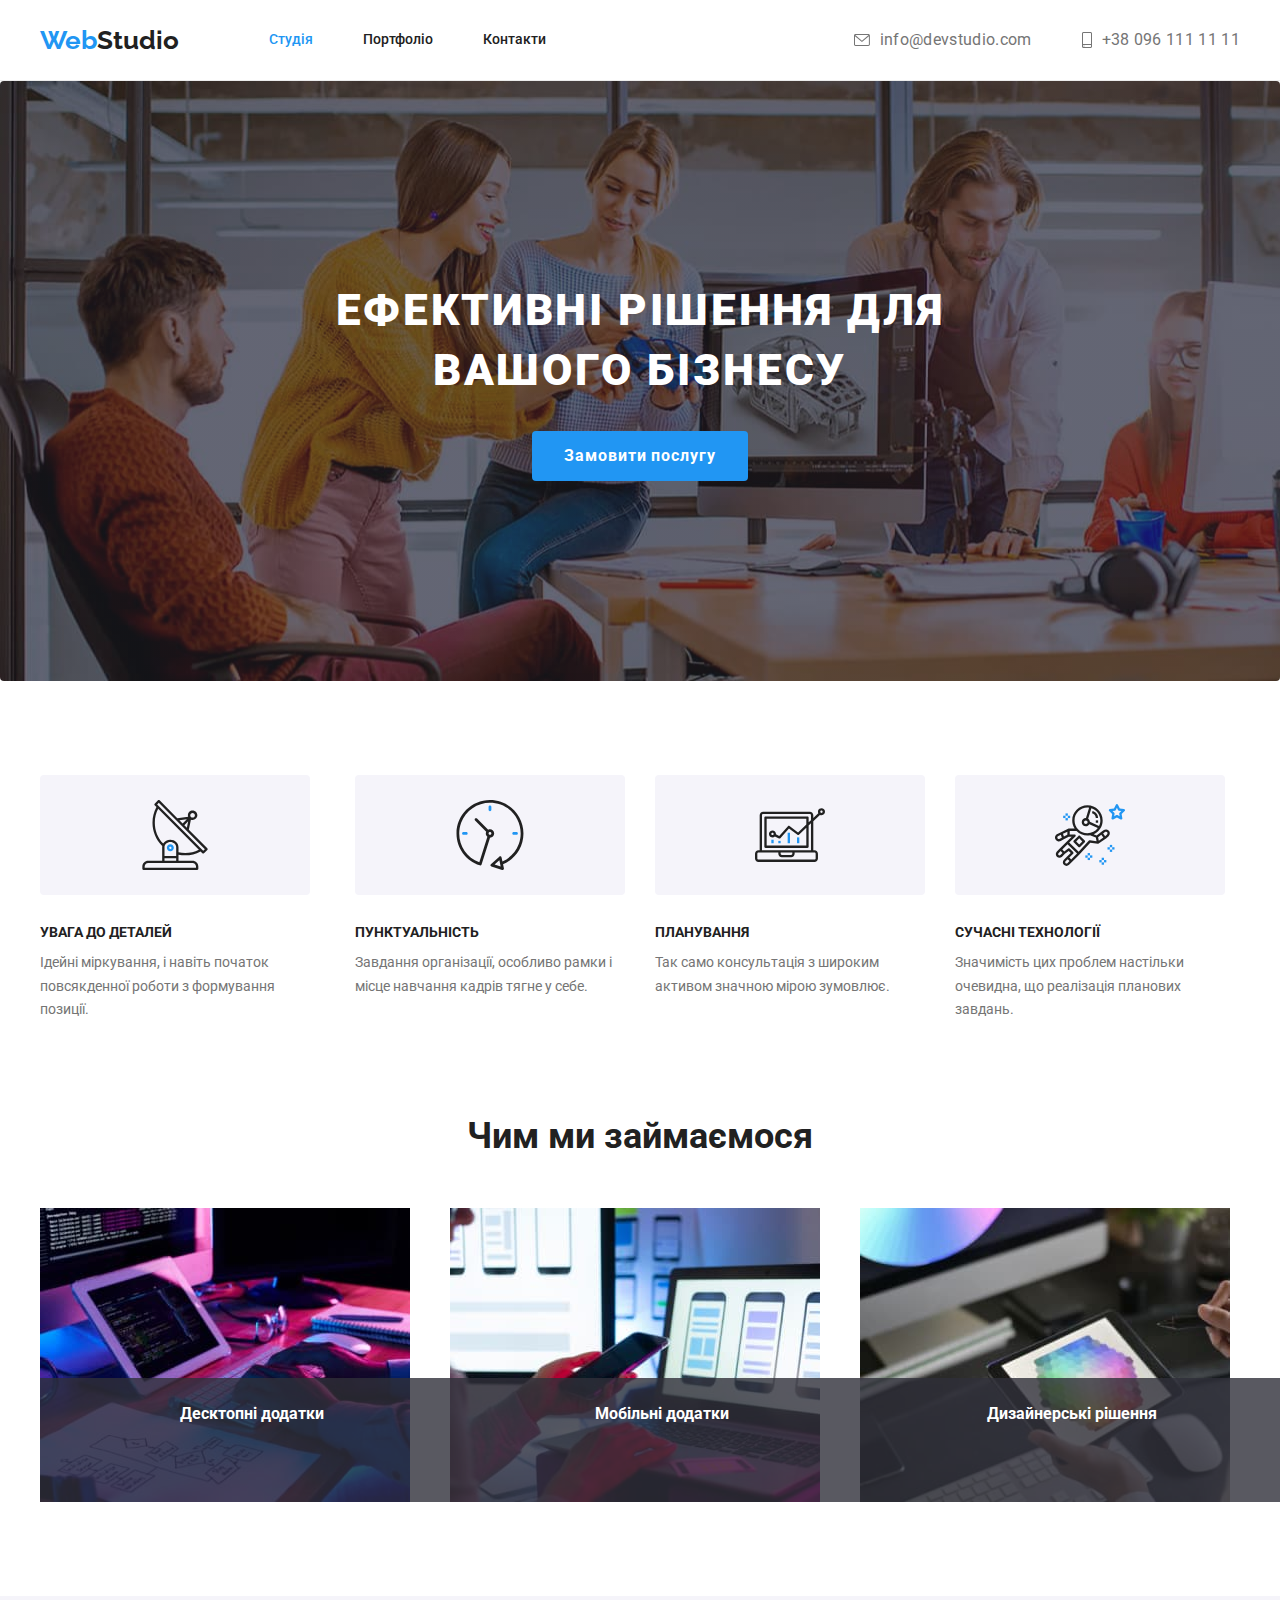
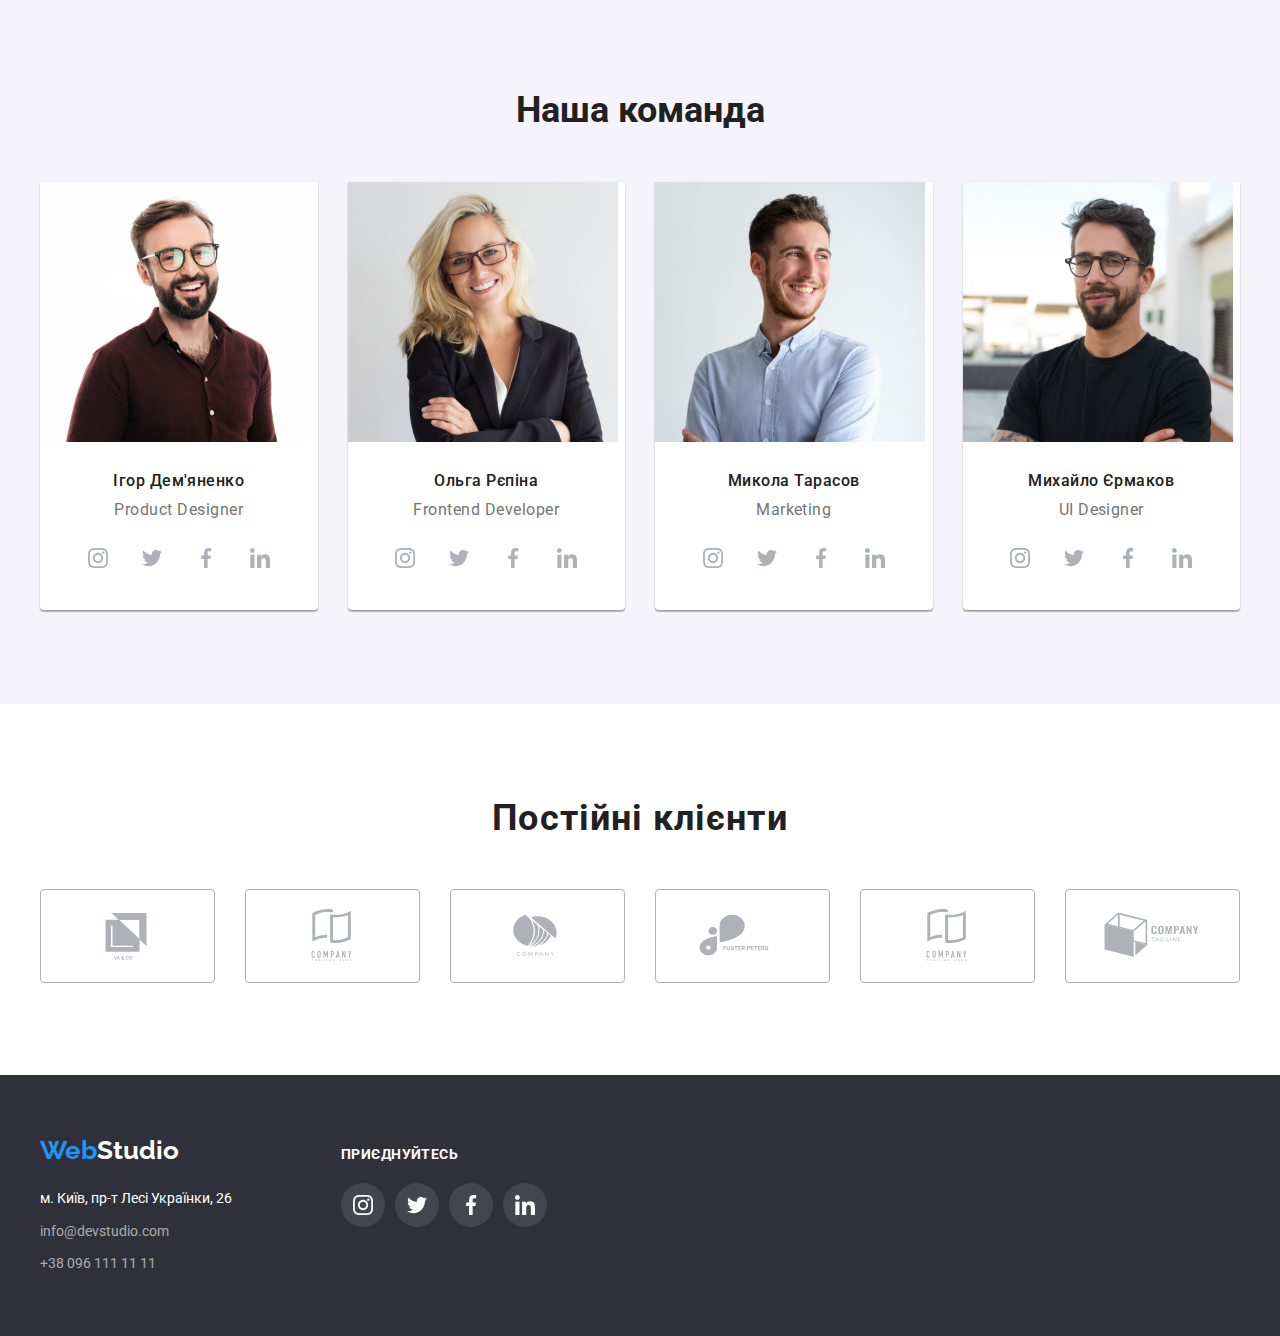
<file: index.html>
<!DOCTYPE html>
<html lang="uk">
<head>
    <meta charset="UTF-8">
    <meta http-equiv="X-UA-Compatible" content="IE=edge">
    <meta name="viewport" content="width=device-width, initial-scale=1.0">
    <title>Студія</title>
    <link rel="preconnect" href="https://fonts.googleapis.com">
    <link rel="preconnect" href="https://fonts.gstatic.com" crossorigin>
    <link href="https://fonts.googleapis.com/css2?family=Raleway:wght@700&family=Roboto:wght@400;500;700;900&display=swap" rel="stylesheet">
    <link rel="stylesheet" href="https://cdnjs.cloudflare.com/ajax/libs/modern-normalize/1.1.0/modern-normalize.min.css"
        integrity="sha512-wpPYUAdjBVSE4KJnH1VR1HeZfpl1ub8YT/NKx4PuQ5NmX2tKuGu6U/JRp5y+Y8XG2tV+wKQpNHVUX03MfMFn9Q=="
        crossorigin="anonymous" referrerpolicy="no-referrer" />
    <link rel="stylesheet" href="./css/styles.css">
    <link rel="stylesheet" href="./css/reset.css">
</head>
<body>
    <!-- header -->
    <header class="header">
        <div class="countainer">
        <div class="main-nav">
            <nav class="main-nav">
                <a class="main-logo" href="./index.html">
                    <span lang="en" class="web">Web</span><span lang="en" class="studio">Studio</span>
                </a>
                <ul class="site-nav list">
                    <li class="item"><a href="./index.html" class="link current" style="padding: 24px 0 25px 0;">Студія</a></li>
                    <li class="item"><a href="./portfolio.html" class="link" style="padding: 24px 0 25px 0;">Портфоліо</a></li>
                    <li class="item"><a href="" class="link" style="padding: 24px 0 25px 0;">Контакти</a></li>
                </ul>
            </nav>
            <ul class="contact auth-nav">
                <li class="item">
                    <a href="mailto:info@devstudio.com" class="auth-link link">
                        <svg class="auth-icon" width="16" height="12px">
                            <use href="./images/icon.svg#icon-envelope"></use>
                        </svg> info@devstudio.com</a>
                </li>
                <li class="item">
                    <a href="tel:+380961111111" class="auth-link link">
                        <svg class="auth-icon" width="10px" height="16px">
                            <use href="./images/icon.svg#icon-smartphone"></use>
                        </svg> +38 096 111 11 11
                    </a>
                </li>
            </ul>
        </div>
        </div>
            
            
    </header>
    <!-- main -->
    <main>
        <section class="hero">
            <div class="countainer">
                <h1 class="hero-title">Ефективні рішення для вашого бізнесу</h1>
                <button class="hero-button" type="button">Замовити послугу</button>
            </div>
        </section>
        <section class="section">
            <div class="countainer">
                <h2 hidden> особливості </h2>
                <ul class="particular-list">
                    <li class="particular-item">
                        <div class="particular-content">
                            <svg class="particular-icon" width="70px" height="70px">
                                <use href="./images/icon.svg#icon-antenna-1"></use>
                            </svg>
                        </div>
                            <h3 class="particular-title">УВАГА ДО ДЕТАЛЕЙ</h3>
                            <p class="particular-txt">
                                Ідейні міркування, і навіть початок повсякденної роботи з формування позиції.
                            </p>
                    </li>
                    <li class="particular-item">
                        <div class="particular-content">
                            <svg class="particular-icon" width="70px" height="70px">
                                <use href="./images/icon.svg#icon-clock-1"></use>
                            </svg>
                        </div>
                            <h3 class="particular-title">ПУНКТУАЛЬНІСТЬ</h3>
                            <p class="particular-txt">
                                Завдання організації, особливо рамки і місце навчання кадрів тягне у себе.
                            </p>
                    </li>
                    <li class="particular-item">
                        <div class="particular-content">
                            <svg class="particular-icon" width="70px" height="70px">
                                <use href="./images/icon.svg#icon-diagram-1"></use>
                            </svg>
                        </div>
                            <h3 class="particular-title">ПЛАНУВАННЯ</h3>
                            <p class="particular-txt">
                                Так само консультація з широким активом значною мірою зумовлює.
                            </p>
                    </li>
                    <li class="particular-item">
                        <div class="particular-content">
                            <svg class="particular-icon" width="70px" height="70px">
                                <use href="./images/icon.svg#icon-astronaut-1"></use>
                            </svg>
                        </div>
                            <h3 class="particular-title">СУЧАСНІ ТЕХНОЛОГІЇ</h3>
                            <p class="particular-txt">
                                Значимість цих проблем настільки очевидна, що реалізація планових завдань.
                            </p>
                    </li>
            </div>
        </section>
        <section class="work">
            <div class="countainer">
                <h2 class="work-title">Чим ми займаємося</h2>
                <ul class="work-pic">
                    <li class="work-item">
                        <div class="work-bottom-wrap">
                            <img src="./images/first.jpg" alt="Десктопні додатки" width="370" />
                            <p class="work-bottom-text">Десктопні додатки</p>
                        </div>
                    </li>
                    <li class="work-item">
                        <div class="work-bottom-wrap">
                            <img src="./images/second.jpg" alt="мобільні додатки" width="370" />
                            <p class="work-bottom-text">Мобільні додатки</p>
                        </div>
                    </li>
                    <li class="work-item">
                        <div class="work-bottom-wrap">
                            <img src="./images/third.jpg" alt="дизайнерські рішення" width="370" />
                            <p class="work-bottom-text">Дизайнерські рішення</p>
                        </div>
                    </li>
                </ul>
            </div>
        </section>

        <section class="team section">
            <div class="countainer">
                <h2 class="team-title">Наша команда</h2>
                <ul class="team-pic">
                    <li class="team-item">
                        <img src="./images/Ihor.jpg" alt="Ihor" width="270" />
                        <div class="team-names">
                        <h3 class="name">Ігор Дем'яненко</h3>
                        <p class="job">Product Designer</p>
                        <ul class="name-soc-list list">
                            <li class="name-soc-item">
                                <a href="" class="name-soc-link link">
                                    <svg class="name-soc-icon" width="20px" height="20px">
                                        <use href="./images/icon.svg#icon-instagram"></use>
                                    </svg>
                                </a>
                            </li>
                            <li class="name-soc-item">
                                <a href="" class="name-soc-link link">
                                    <svg class="name-soc-icon" width="20px" height="20px">
                                        <use href="./images/icon.svg#icon-twitter"></use>
                                    </svg>
                                </a>
                            </li>
                            <li class="name-soc-item">
                                <a href="" class="name-soc-link link">
                                    <svg class="name-soc-icon" width="20px" height="20px">
                                        <use href="./images/icon.svg#icon-facebook"></use>
                                    </svg>
                                </a>
                            </li>
                            <li class="name-soc-item">
                                <a href="" class="name-soc-link link">
                                    <svg class="name-soc-icon" width="20px" height="20px">
                                        <use href="./images/icon.svg#icon-linkedin"></use>
                                    </svg>
                                </a>
                            </li>
                        </ul>
                        </div>
                    </li>
                    <li class="team-item">
                        <img src="./images/Olha.jpg" alt="Olha" width="270" />
                        <div class="team-names">
                        <h3 class="name">Ольга Рєпіна</h3>
                        <p class="job">Frontend Developer</p>
                        <ul class="name-soc-list list">
                            <li class="name-soc-item">
                                <a href="" class="name-soc-link link">
                                    <svg class="name-soc-icon" width="20px" height="20px">
                                        <use href="./images/icon.svg#icon-instagram"></use>
                                    </svg>
                                </a>
                            </li>
                            <li class="name-soc-item">
                                <a href="" class="name-soc-link link">
                                    <svg class="name-soc-icon" width="20px" height="20px">
                                        <use href="./images/icon.svg#icon-twitter"></use>
                                    </svg>
                                </a>
                            </li>
                            <li class="name-soc-item">
                                <a href="" class="name-soc-link link">
                                    <svg class="name-soc-icon" width="20px" height="20px">
                                        <use href="./images/icon.svg#icon-facebook"></use>
                                    </svg>
                                </a>
                            </li>
                            <li class="name-soc-item">
                                <a href="" class="name-soc-link link">
                                    <svg class="name-soc-icon" width="20px" height="20px">
                                        <use href="./images/icon.svg#icon-linkedin"></use>
                                    </svg>
                                </a>
                            </li>
                        </ul>
                        </div>
                    </li>
                    <li class="team-item">
                        <img src="./images/Nick.jpg" alt="Nick" width="270" />
                        <div class="team-names">
                        <h3 class="name">Микола Тарасов</h3>
                        <p class="job">Marketing</p>
                        <ul class="name-soc-list list">
                            <li class="name-soc-item">
                                <a href="" class="name-soc-link link">
                                    <svg class="name-soc-icon" width="20px" height="20px">
                                        <use href="./images/icon.svg#icon-instagram"></use>
                                    </svg>
                                </a>
                            </li>
                            <li class="name-soc-item">
                                <a href="" class="name-soc-link link">
                                    <svg class="name-soc-icon" width="20px" height="20px">
                                        <use href="./images/icon.svg#icon-twitter"></use>
                                    </svg>
                                </a>
                            </li>
                            <li class="name-soc-item">
                                <a href="" class="name-soc-link link">
                                    <svg class="name-soc-icon" width="20px" height="20px">
                                        <use href="./images/icon.svg#icon-facebook"></use>
                                    </svg>
                                </a>
                            </li>
                            <li class="name-soc-item">
                                <a href="" class="name-soc-link link">
                                    <svg class="name-soc-icon" width="20px" height="20px">
                                        <use href="./images/icon.svg#icon-linkedin"></use>
                                    </svg>
                                </a>
                            </li>
                        </ul>
                        </div>
                    </li>
                    <li class="team-item">
                        <img src="./images/Michael.jpg" alt="Michael" width="270" />
                        <div class="team-names">
                        <h3 class="name">Михайло Єрмаков</h3>
                        <p class="job">UI Designer</p>
                        <ul class="name-soc-list list">
                            <li class="name-soc-item">
                                <a href="" class="name-soc-link link">
                                    <svg class="name-soc-icon" width="20px" height="20px">
                                        <use href="./images/icon.svg#icon-instagram"></use>
                                    </svg>
                                </a>
                            </li>
                            <li class="name-soc-item">
                                <a href="" class="name-soc-link link">
                                    <svg class="name-soc-icon" width="20px" height="20px">
                                        <use href="./images/icon.svg#icon-twitter"></use>
                                    </svg>
                                </a>
                            </li>
                            <li class="name-soc-item">
                                <a href="" class="name-soc-link link">
                                    <svg class="name-soc-icon" width="20px" height="20px">
                                        <use href="./images/icon.svg#icon-facebook"></use>
                                    </svg>
                                </a>
                            </li>
                            <li class="name-soc-item">
                                <a href="" class="name-soc-link link">
                                    <svg class="name-soc-icon" width="20px" height="20px">
                                        <use href="./images/icon.svg#icon-linkedin"></use>
                                    </svg>
                                </a>
                            </li>
                        </ul>
                        </div>
                    </li>
                
                </ul>
            </div>
        </section>
        <section class= "regular-customers section">
            <div class="countainer">
                <h2 class="customers-title">Постійні клієнти</h2>
                <ul class="customers-list list">
                    <li class="customers-item">
                        <a href="" class="customers-link link">
                            <svg class="customers-icon" width="160" height="60">
                                <use href="./images/icon.svg#icon-ya-co">

                                </use>
                            </svg>
                        </a>
                    </li>
                    <li class="customers-item">
                        <a href="" class="customers-link link">
                            <svg class="customers-icon" width="160" height="60">
                                <use href="./images/icon.svg#icon-company-tagline"></use>
                            </svg>
                        </a>
                    </li>
                    <li class="customers-item">
                        <a href="" class="customers-link link">
                            <svg class="customers-icon" width="160" height="60">
                                <use href="./images/icon.svg#icon-company"></use>
                            </svg>
                        </a>
                    </li>
                    <li class="customers-item">
                        <a href="" class="customers-link link">
                            <svg class="customers-icon" width="160" height="60">
                                <use href="./images/icon.svg#icon-foster"></use>
                            </svg>
                        </a>
                    </li>
                    <li class="customers-item">
                        <a href="" class="customers-link link">
                            <svg class="customers-icon" width="160" height="60">
                                <use href="./images/icon.svg#icon-company-tagline"></use>
                            </svg>
                        </a>
                    </li>
                    <li class="customers-item">
                        <a href="" class="customers-link link">
                            <svg class="customers-icon" width="160" height="60">
                                <use href="./images/icon.svg#icon-Tag"></use>
                            </svg>
                        </a>
                    </li>
                </ul>
            </div>

        </section>
    </main>
    <!-- footer -->
    <footer class="page-footer ">
          <div class="countainer footer-countainer">
                <div class="footer-address">
                    <a href="./index.html">
                        <span lang="en" class="web">Web</span><span lang="en" class="studio-footer">Studio</span>
                    </a>
                    <address>
                        <ul class="address-page" style="font-style: normal;">
                            <li style="margin-bottom: 9px;">
                                <a class="street" href="https://goo.gl/maps/V4T1d4C4mNGTJnJD9" target="_blank" rel="noopener noreferrer"> м.
                                    Київ, пр-т Лесі Українки, 26</a>
                            </li>
                            <li style="margin-bottom: 9px;">
                                <a class="link" href="mailto:info@devstudio.com">info@devstudio.com</a>
                            </li>
                            <li>
                                <a class="link" href="tel:+380961111111">+38 096 111 11 11</a>
                            </li>
                        </ul>
                    </address>
                </div>
                <div class="footer-social">
                    <h2 class="soc-title">приєднуйтесь</h2>
                    <ul class="footer-soc-list">
                        <li class="footer-soc-item">
                            <a href="" class="footer-soc-link link">
                                <svg class="footer-soc-icon" width="20" height="20">
                                    <use href="./images/icon.svg#icon-instagram"></use>
                                </svg>
                            </a>
                        </li>
                        <li class="footer-soc-item"><a href="" class="footer-soc-link link">
                                <svg class="footer-soc-icon" width="20" height="20">
                                    <use href="./images/icon.svg#icon-twitter"></use>
                                </svg>
                            </a>
                        </li>
                        <li class="footer-soc-item">
                            <a href="" class="footer-soc-link link">
                                <svg class="footer-soc-icon" width="20" height="20">
                                    <use href="./images/icon.svg#icon-facebook"></use>
                                </svg>
                            </a>
                        </li>
                        <li class="footer-soc-item">
                            <a href="" class="footer-soc-link link">
                                <svg class="footer-soc-icon" width="20" height="20">
                                    <use href="./images/icon.svg#icon-linkedin"></use>
                                </svg>
                            </a>
                        </li>
                    </ul>
                </div>
          </div>
    </footer>
</body>
</html>
</file>
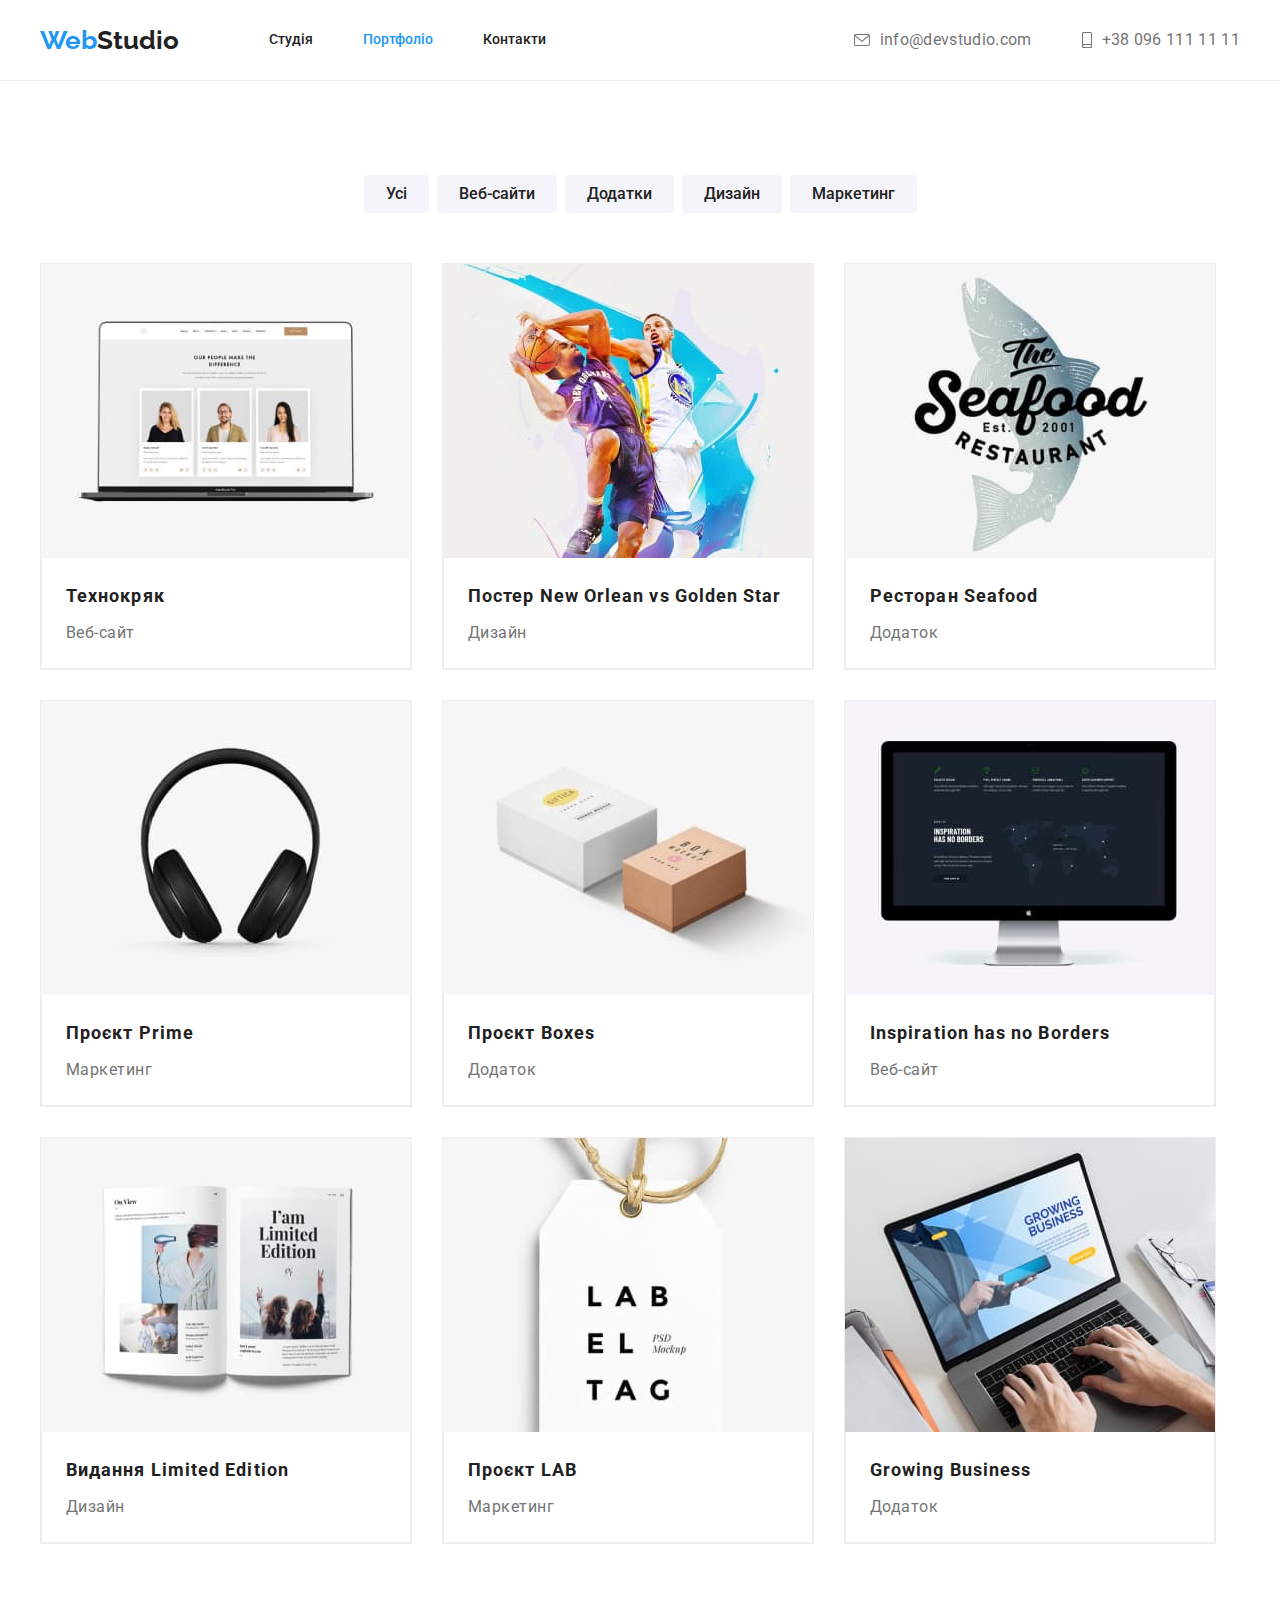
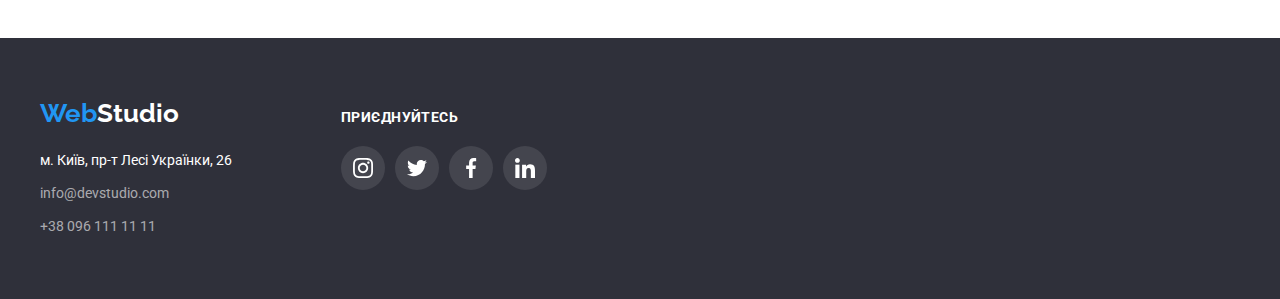
<file: portfolio.html>
<!DOCTYPE html>
<html lang="uk">
<head>
    <meta charset="UTF-8">
    <meta http-equiv="X-UA-Compatible" content="IE=edge">
    <meta name="viewport" content="width=device-width, initial-scale=1.0">
    <title>Портфоліо</title>
    <link rel="preconnect" href="https://fonts.googleapis.com">
    <link rel="preconnect" href="https://fonts.gstatic.com" crossorigin>
    <link href="https://fonts.googleapis.com/css2?family=Raleway:wght@700&family=Roboto:wght@400;500;700;900&display=swap" rel="stylesheet">
    <link rel="stylesheet" href="https://cdnjs.cloudflare.com/ajax/libs/modern-normalize/1.1.0/modern-normalize.min.css"
        integrity="sha512-wpPYUAdjBVSE4KJnH1VR1HeZfpl1ub8YT/NKx4PuQ5NmX2tKuGu6U/JRp5y+Y8XG2tV+wKQpNHVUX03MfMFn9Q=="
        crossorigin="anonymous" referrerpolicy="no-referrer" />
    <link rel="stylesheet" href="./css/reset.css">
    <link rel="stylesheet" href="css/styles.css">
</head>
<body>
        <!-- Шапка -->
        <header class="header">
                <div class="countainer">
                <div class="main-nav">
                    <nav class="main-nav">
                        <a class="main-logo" href="./index.html">
                            <span lang="en" class="web">Web</span><span lang="en" class="studio">Studio</span>
                        </a>
                        <ul class="site-nav list">
                            <li class="item"><a href="./index.html" class="link" style="padding: 24px 0 25px 0;">Студія</a></li>
                            <li class="item"><a href="./portfolio.html" class="link current" style="padding: 24px 0 25px 0;">Портфоліо</a></li>
                            <li class="item"><a href="" class="link" style="padding: 24px 0 25px 0;">Контакти</a></li>
                        </ul>
                        </nav>
                        <ul class="contact auth-nav">
                            <li class="item">
                                <a href="mailto:info@devstudio.com" class="auth-link link">
                                    <svg class="auth-icon" width="16" height="12px">
                                        <use href="./images/icon.svg#icon-envelope"></use>
                                    </svg> info@devstudio.com</a>
                            </li>
                            <li class="item">
                                <a href="tel:+380961111111" class="auth-link link">
                                    <svg class="auth-icon" width="10px" height="16px">
                                        <use href="./images/icon.svg#icon-smartphone"></use>
                                    </svg> +38 096 111 11 11
                                </a>
                            </li>
                        </ul>
                        </div>
                        </div>
        </header>
        <main class="section">
            <section class="button">
             <div class="countainer">
                <h1 hidden>Кнопки</h1>
                <div class="marg-button">
                <ul class="all-button">
                    <li class="button-item">
                        <button class="main-button" type="button">Усі</button>
                    </li>
                    <li class="button-item">
                        <button class="main-button" type="button">Веб-сайти</button>
                    </li>
                    <li class="button-item">
                        <button class="main-button" type="button">Додатки</button>
                    </li>
                    <li class="button-item">
                        <button class="main-button" type="button">Дизайн</button>
                    </li>
                    <li class="button-item">
                        <button class="main-button" type="button">Маркетинг</button>
                    </li> 
                </ul>
                </div>
                 <ul class="project">
                    <li class="project-item">
                            <a href="#">
                                <div class="project-bottom-info">
                                    <img src="./images/note.jpg" alt="Firstpic" width="370">
                                    <p class="project-bottom-text">Ресурс пропонує комплексні пропозиції з різним рівнем функціоналу та сервісів. Все це
                                        дозволить відвідувачу отримати вичерпні відомості про компанію чи приватну особу.</p>
                                </div>
                                    <div class="card-name">
                                        <h2 class="project-titel">Технокряк</h2>
                                        <p class="project-product">Веб-сайт</p>
                                    </div>
                            </a>
                    </li>
                    <li class="project-item">
                        <a href="#">
                            <img src="./images/Poster.jpg" alt="New Orlean vs Golden Star" width="370">
                                <div class="card-name">
                                    <h2 class="project-titel">Постер New Orlean vs Golden Star</h2>
                                    <p class="project-product">Дизайн</p>
                                </div>
                        </a>
                    </li>
                    <li class="project-item">
                        <a href="#">
                            <img src="./images/Restaurant.jpg" alt="Seafood Restaurant" width="370">
                                <div class="card-name">
                                    <h2 class="project-titel">Ресторан Seafood</h2>
                                    <p class="project-product">Додаток</p>
                                </div>
                        </a>
                    </li>
                    <li class="project-item">
                        <a href="#">
                            <img src="./images/Prime.jpg" alt="Prime" width="370">
                                <div class="card-name">
                                    <h2 class="project-titel">Проєкт Prime</h2>
                                    <p class="project-product">Маркетинг</p>
                                </div>
                        </a>
                    </li>
                    <li class="project-item">
                        <a href="#">
                            <img src="./images/Boxes.jpg" alt="Boxes" width="370">
                                <div class="card-name">
                                    <h2 class="project-titel">Проєкт Boxes</h2>
                                    <p class="project-product">Додаток</p>
                                </div>
                        </a>
                    </li>
                    <li class="project-item">
                        <img src="./images/InspirationhasnoBorders.jpg" alt="Inspiration has no Borders" width="370">
                        <a href="#">
                            <div class="card-name">
                                <h2 class="project-titel">Inspiration has no Borders</h2>
                                <p class="project-product">Веб-сайт</p>
                            </div>
                        </a>
                    </li>
                    <li class="project-item">
                        <img src="./images/LE.jpg" alt="Limited Edition" width="370">
                        <a href="#">
                            <div class="card-name">
                                <h2 class="project-titel">Видання Limited Edition</h2>
                                <p class="project-product">Дизайн</p>
                            </div>
                        </a>
                    </li>
                    <li class="project-item">
                        <a href="#">
                            <img src="./images/LAB.jpg" alt="LAB" width="370">
                                <div class="card-name">
                                    <h2 class="project-titel">Проєкт LAB</h2>
                                    <p class="project-product">Маркетинг</p>
                                </div>
                        </a>
                    </li>
                    <li class="project-item">
                        <a href="#">
                            <img src="./images/GrowingBusiness.jpg" alt="Growing Business" width="370">
                                <div class="card-name">
                                    <h2 class="project-titel">Growing Business</h2>
                                    <p class="project-product">Додаток</p>
                                </div>
                        </a>
                    </li>
                </ul>
             </div>
            </section>
        </main>
        <footer class="page-footer ">
            <div class="countainer footer-countainer">
                <div class="footer-address">
                    <a href="./index.html">
                        <span lang="en" class="web">Web</span><span lang="en" class="studio-footer">Studio</span>
                    </a>
                    <address>
                        <ul class="address-page" style="font-style: normal;">
                            <li style="margin-bottom: 9px;">
                                <a class="street" href="https://goo.gl/maps/V4T1d4C4mNGTJnJD9" target="_blank"
                                    rel="noopener noreferrer"> м.
                                    Київ, пр-т Лесі Українки, 26</a>
                            </li>
                            <li style="margin-bottom: 9px;">
                                <a class="link" href="mailto:info@devstudio.com">info@devstudio.com</a>
                            </li>
                            <li>
                                <a class="link" href="tel:+380961111111">+38 096 111 11 11</a>
                            </li>
                        </ul>
                    </address>
                </div>
                <div class="footer-social">
                    <h2 class="soc-title">приєднуйтесь</h2>
                    <ul class="footer-soc-list">
                        <li class="footer-soc-item">
                            <a href="" class="footer-soc-link link">
                                <svg class="footer-soc-icon" width="20" height="20">
                                    <use href="./images/icon.svg#icon-instagram"></use>
                                </svg>
                            </a>
                        </li>
                        <li class="footer-soc-item"><a href="" class="footer-soc-link link">
                                <svg class="footer-soc-icon" width="20" height="20">
                                    <use href="./images/icon.svg#icon-twitter"></use>
                                </svg>
                            </a>
                        </li>
                        <li class="footer-soc-item">
                            <a href="" class="footer-soc-link link">
                                <svg class="footer-soc-icon" width="20" height="20">
                                    <use href="./images/icon.svg#icon-facebook"></use>
                                </svg>
                            </a>
                        </li>
                        <li class="footer-soc-item">
                            <a href="" class="footer-soc-link link">
                                <svg class="footer-soc-icon" width="20" height="20">
                                    <use href="./images/icon.svg#icon-linkedin"></use>
                                </svg>
                            </a>
                        </li>
                    </ul>
                </div>
            </div>
        </footer>
</body>
</html>
</file>
<file: css/styles.css>
body {
font-family: 'Roboto', sans-serif;
background-color: #fff;
color: #757575;
}

:root {
    --brand-color: #212121;
    --bluebrand-clor: #2196f3;
    --discription-color: #757575; 
    --margin-bottom:10px;
}

ul {
    list-style: none;
}

a {
    text-decoration: none;
}
/* logo*/

.web {
    color: var(--bluebrand-clor);
    font-family: 'Raleway';
    font-style: normal;
    font-weight: 700;
    font-size: 26px;
    line-height: 1.19;
}

.studio {
    color: var(--brand-color);
    font-family: 'Raleway';
    font-style: normal;
    font-weight: 700;
    font-size: 26px;
    line-height: 1.19;
}

/* nav */

.countainer {
    height: 100%;
    width: 1200px;
    padding: 0 15px;
    margin: 0 auto;
}

.section {
    padding-top: 94px;
    padding-bottom: 94px;
}

.header {
    height: 80px;
    border-bottom: 1px solid #ECECEC;
}

.main-nav {
    height: 100%;
    display: flex;
    align-items: center;
}

.site-nav {
   display: flex; 
   margin-left: 90px;
}

.site-nav .item  + .item {
    margin-left: 50px;
}

.site-nav .link {
    display: block;
    color: var(--brand-color);
    font-weight: 500;
    font-size: 14px;
    line-height: 1.14;
}


.site-nav .link:hover,
.site-nav .link:focus {
    color: var(--bluebrand-clor);
}

.site-nav .link.current {
    color: var(--bluebrand-clor);
}

.auth-link {
    display: flex;
    justify-content: center;
    align-items: center;
    color: var(--discription-color);
    line-height: 1.14;
    letter-spacing: 0.02em;
    
}

.auth-icon {
    margin-right: 10px;
    fill: var(--discription-color);
    
}

.auth-link:hover,
.auth-link:focus,
.auth-link:hover .auth-icon,
.auth-link:focus .auth-icon {
    color: var(--bluebrand-clor);
    fill: var(--bluebrand-clor);
}

.auth-nav {
  display: flex; 
  margin-left: auto; 
}

.auth-nav .item + .item {
    margin-left: 50px;

}

/* .auth-nav .link {
    color: var(--discription-color);
    font-weight: 500;
    font-size: 14px;
    line-height: 1.14;
}

.auth-nav .link:hover,
.auth-nav .link:focus {
    color: var(--bluebrand-clor);
} */


.hero {
    text-align: center;
    padding: 200px 0;
    border-radius: 4px;
    border: 0;
    margin: 0 auto;
    max-width: 1600px;

    background-image: linear-gradient(rgba(47, 48, 58, 0.4), rgba(47, 48, 58, 0.4)),
     url(../images/bg.jpg);
}
.hero-title {
    width: 696px;
    margin:auto;
    text-align: center;
    margin-bottom: 30px;

    text-transform: uppercase;
    color: #FFFFFF;
    font-weight: 900;
    font-size: 44px;
    line-height: 1.36;
    letter-spacing: 0.06em;
}

.hero-button {
    color: #FFFFFF;
    background-color: var(--bluebrand-clor);
    font-weight: 700;
    font-size: 16px;
    line-height: 1.87;
    cursor: pointer;
    letter-spacing: 0.06em;
    width: 216px;
    height: 50px;
    border-radius: 4px;
    border: none;
    

}

.particular {
    padding-top: 47px;
    padding-bottom: 47px;
}


.particular-list {
    display: flex;
    gap: 30px;
}

.particular-list:not(:last-child) {
    margin-right: 30px;
}

.particular-content {
    background-color: #F5F4FA;
    width: 270px;
    height: 120px;
    display: flex;
    margin-bottom: 30px;
    align-items: center;
    justify-content: center;
    border-radius: 4px;

}


.particular-title {
    margin-bottom: var(--margin-bottom);

    color: var(--brand-color);
    font-style: normal;
    font-weight: 700;
    font-size: 14px;
    line-height: 1.14;
    
}

.particular-txt {
    color: var(--discription-color);
    font-size: 14px;
    line-height: 1.71;
    letter-spacing: 0.03;
    /* width: 270px; */
}

.work {
    padding-bottom: 94px;
}

.work-title {
    margin-bottom: 50px;
    text-align: center;

    color: var(--brand-color);
    font-weight: 700;
    font-size: 36px;
    line-height: 1.16;
}

.work-pic {
    display: flex;
    flex-wrap: wrap;
    
}


.work-item {
    width: calc((100% - 60px) / 3);
    
}

.work-item:not(:last-child) {
    margin-right: 30px;
}

.work-bottom-wrap {
    position: relative;

}

.work-bottom-text {
    position: absolute;
    bottom: 0;
    left: 0;
    color: #FFFFFF;
    background-color: rgba(47, 48, 58, 0.8);
    line-height: 1.14;
    font-weight: 700;
    padding: 27px;
    height: 70px;
    width: 370px;
    display: flex;
    text-align: center;
    justify-content: center;
}

.team {
    background-color: #F5F4FA;

}

.team-title {
    margin-bottom: 50px;
    text-align: center;

    color: var(--brand-color);
    font-weight: 700;
    font-size: 36px;
    line-height: 1.16;
}

.team-pic {
    display: flex;
    flex-wrap: wrap;
    margin: -15px;
}

.team-item {
    background: #FFFFFF;
    text-align: center;
    box-shadow: 0px 1px 3px rgba(0, 0, 0, 0.12), 0px 1px 1px rgba(0, 0, 0, 0.14), 0px 2px 1px rgba(0, 0, 0, 0.2);
    border-radius: 0px 0px 4px 4px;
    width: calc((100% - 120px) / 4);
    margin: 15px;
}

.team-names {
    padding: 30px 30px;
    text-align: center;
    justify-content: center;

}

.name {
    margin-bottom: var(--margin-bottom);

    color: var(--brand-color); 
    font-weight: 500;
    font-size: 16px;
    line-height: 1.18;
    text-align: center;
    letter-spacing: 0.03em;
}

.job {
    font-weight: 400;
    font-size: 16px;
    line-height: 1.18;
    text-align: center;
    letter-spacing: 0.03em;
    margin-bottom: 16px;

    
}

.name-soc-list {
    display: flex;
    justify-content: center;
    gap: 10px;
    
}

.name-soc-item {
    width: 44px;
    height: 44px;
    

}

.name-soc-link {
    width: 100%;
    height: 100%;
    display: flex;
    align-items: center;
    justify-content: center;
    border-radius: 50%;
    background-color: #FFFFFF;
}

.name-soc-icon {
    fill:  #AFB1B8;
    
}

.name-soc-link:hover, 
.name-soc-link:focus {
    background-color: var(--bluebrand-clor);
}

.name-soc-link:hover .name-soc-icon {
    fill: #FFFFFF;
}
.name-soc-link:focus .name-soc-icon {
    fill:  #FFFFFF;
}


.customers-title {
    margin-bottom: 50px;
    text-align: center;

    color: var(--brand-color);
    font-weight: 700;
    font-size: 36px;
    line-height: 1.16;
    letter-spacing: 0.03em;
}

.customers-list {
    display: flex;
    gap: 30px;
}

.customers-item {
    width: calc((100% - 150px)/6);
    height: 92px;
}

.customers-link {
    height: 100%;
    border: 1px solid #AFB1B8;
    border-radius: 4px;
    display: flex;
    align-items: center;
    justify-content: center;
    
}

.customers-icon {
    fill: #AFB1B8;
}

.customers-link:hover,
.customers-link:focus {
    border-color: var(--bluebrand-clor);
}

.customers-link:hover .customers-icon{
    fill: var(--bluebrand-clor);
}
.customers-link:focus .customers-icon {
    fill: var(--bluebrand-clor);
}

/* footer */
.page-footer {
    padding-bottom: 60px;
    padding-top: 60px;
    
    background-color: #2F303A;
    font-style: normal;
}
.footer-countainer {
    display: flex;
    align-items: baseline;
}


.footer-address {
    max-width: 231px;
    width: 100%;
    margin-right: 70px;
}

.address-page {
    margin-top: 20px;
}

.street {
    font-style: normal;
    color: #FFFFFF;
    font-size: 14px;
    line-height: 1.71;
}

.address-page .link {
    color:rgba(255, 255, 255, 0.6);
    font-size: 14px;
    line-height: 1.71;
}

.address-page .link:hover,
.address-page .link:focus {
    color: var(--bluebrand-clor);
}

.studio-footer{
    color: #FFFFFF;
    font-family: 'Raleway';
    font-weight: 700;
    font-size: 26px;
    line-height: 1.2;
    margin-bottom: 20px;
}

.soc-title {
    color: #FFFFFF;
    margin-bottom: 20px;

    font-weight: 700;
    font-size: 14px;
    line-height: 1.14;
    letter-spacing: 0.03em;
    text-transform: uppercase;
    
}

.footer-soc-list{ 
    display: flex;
    align-items: center;
    justify-content: center;
    
}

.footer-soc-link {
    display: flex;
    align-items: center;
    justify-content: center;
    width: 44px;
    height: 44px;
    border-radius: 50%;
    background-color:rgba(255, 255, 255, 0.1);
    
}

.footer-soc-item:not(:last-child) {
    margin-right: 10px;
}

.footer-soc-link:hover,
.footer-soc-link:focus {
    background-color: var(--bluebrand-clor)
}

.footer-soc-link:hover
.footer-soc-link:focus .footer-soc-icon {
    fill: #FFFFFF;
}

.footer-soc-icon {
    fill: #FFFFFF;
}

.marg-button {
    display: flex;
     text-align: center;
    justify-content: center;
    flex-wrap: wrap;
    
}
    
.all-button {
    text-align: center;
    justify-content: center;
    display: flex;
    flex-wrap: wrap;
    border-radius: 4px;
    margin-bottom: 50px;
    
}


.main-button {
    color:var(--brand-color) ;
    background-color: #F5F4FA;
    font-weight: 500;
    font-size: 16px;
    line-height: 1.62;
    cursor: pointer;
    border: 0;
    border-radius: 4px;
    padding: 6px 22px;
    
}

.button-item:hover,
.button-item:focus {
    box-shadow: 0px 1px 1px rgba(0, 0, 0, 0.12), 0px 4px 4px rgba(0, 0, 0, 0.06), 1px 4px 6px rgba(0, 0, 0, 0.16);
}

.button-item:not(:last-child) {
    margin-right: 8px;
}




.main-button:hover,
.main-button:focus {
    color: #fff;
    background-color: var(--bluebrand-clor);
}

.project {
    display: flex;
    flex-wrap: wrap;
    gap: 30px;
    

}

.project-item {
    width: calc((100% - 90px) / 3);
    border: 1px solid #EEEEEE;
}

.project-item:hover{
    box-shadow: 0px 1px 1px rgba(0, 0, 0, 0.12), 0px 4px 4px rgba(0, 0, 0, 0.06), 1px 4px 6px rgba(0, 0, 0, 0.16);
}

.project-item:hover .project-bottom-text {
    transform: translateY(0%);
}

.project-bottom-info {
    position: relative;
    overflow: hidden;
}

.project-bottom-text {
    position: absolute;
    top: 0;
    left: 0;
    color: rgba(255, 255, 255, 1);
    background-color: rgba(33, 150, 243, 0.9);
    line-height: 1.5;
    letter-spacing: 0.03em;
    padding: 63px;
    height: 100%;
    width: 370px;
    transform: translateY(100%);
    transition: transform 250ms cubic-bezier(0.4, 0, 0.2, 1);
    
}

.project-product {
    line-height: 30px;
    letter-spacing: 0.03em;
    color: var(--discription-color);
}

.card-name {
    display: block;
    padding: 20px 24px;
    text-align: start;
    border: 1px solid #EEEEEE;
    border-top: 0;
    
}

.project-titel{
    margin-bottom: 4px;
    
    color: var(--brand-color);
    font-weight: 700;
    font-size: 18px;
    line-height: 2;
    white-space: nowrap;
    letter-spacing: 0.06em;
}
</file>
